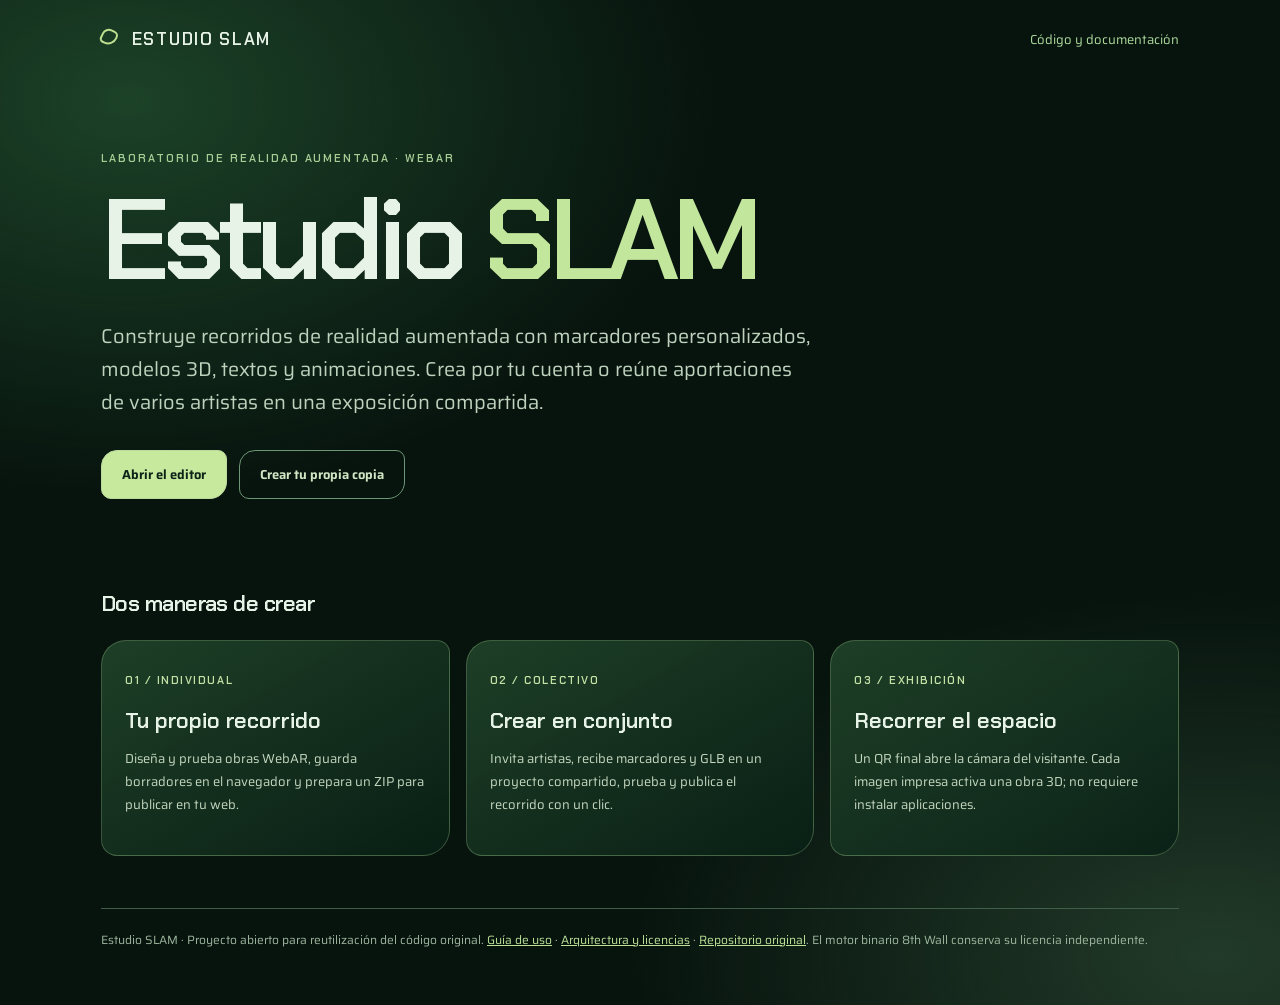
<file: index.html>
<!doctype html>
<html lang="es">
<head>
<meta charset="utf-8">
<meta name="viewport" content="width=device-width,initial-scale=1">
<meta name="theme-color" content="#0b1c15">
<title>Estudio SLAM · Recorridos WebAR</title>
<link rel="preconnect" href="https://fonts.googleapis.com">
<link rel="preconnect" href="https://fonts.gstatic.com" crossorigin>
<link href="https://fonts.googleapis.com/css2?family=Chakra+Petch:wght@400;500;600;700&family=Saira:wght@400;500;600&display=swap" rel="stylesheet">
<style>
:root{font-family:"Saira",system-ui,sans-serif;color:#e8f3e7;background:#07140e}
*{box-sizing:border-box}
body{min-height:100vh;margin:0;background:radial-gradient(ellipse 70% 60% at 10% 10%,#1c4228 0%,transparent 65%),radial-gradient(ellipse 70% 55% at 95% 95%,#223a29 0%,transparent 65%),#07140e}
.wrap{max-width:1130px;margin:auto;padding:28px 26px 55px}
nav{display:flex;justify-content:space-between;align-items:center;gap:20px;flex-wrap:wrap}
nav a{color:#addb9d;text-decoration:none;font-size:13px}
.brand{font:600 17px "Chakra Petch",sans-serif;letter-spacing:.1em}
.brand i{display:inline-block;width:16px;height:16px;border:2px solid #bedf8f;border-radius:47% 32% 61% 26%;transform:rotate(25deg);margin-right:9px}
.hero{padding:90px 0 52px;max-width:870px}
.eyebrow{font:600 11px "Chakra Petch",sans-serif;text-transform:uppercase;letter-spacing:.18em;color:#a7cd95}
h1{font:600 clamp(52px,9vw,116px)/.95 "Chakra Petch",sans-serif;letter-spacing:-.06em;margin:20px 0 26px}
h1 em{color:#c3e69d;font-style:normal}
.lead{font-size:clamp(15px,2.4vw,20px);line-height:1.65;color:#bed2bd;max-width:710px}
.actions{display:flex;flex-wrap:wrap;gap:12px;margin:31px 0}
.action{display:inline-block;text-decoration:none;border:1px solid #bedb9e;border-radius:16px 9px 17px 10px;padding:13px 20px;font-size:13px;font-weight:650;color:#0c2418;background:#c6e99e}
.action.secondary{background:transparent;color:#d1e7c4;border-color:#6d9674}
.section-head{font:600 22px "Chakra Petch",sans-serif;letter-spacing:-.025em;margin:7px 0 22px}
.grid{display:grid;grid-template-columns:repeat(3,minmax(0,1fr));gap:16px}
.card{padding:25px 23px;background:linear-gradient(150deg,rgba(38,77,47,.76),rgba(9,32,22,.88));border:1px solid rgba(175,218,152,.29);border-radius:25px 13px 27px 16px;min-height:210px}
.card small{font:600 11px "Chakra Petch",sans-serif;letter-spacing:.14em;color:#c4e1a5}
h2{font:600 22px "Chakra Petch",sans-serif;margin:15px 0 10px}
.card p{font-size:13px;line-height:1.75;color:#c5d8c1}
a:focus-visible{outline:2px solid #d0faad;outline-offset:4px}
.foot{border-top:1px solid #405e48;margin-top:52px;padding-top:20px;color:#9eb69e;font-size:12px;line-height:1.8}
.foot a{color:#bce298}
@media(max-width:790px){.grid{grid-template-columns:1fr}.hero{padding:65px 0 35px}.wrap{padding:20px 18px 35px}.card{min-height:0}}
</style>
</head>
<body>
<div class="wrap">
<nav><div class="brand"><i aria-hidden="true"></i> ESTUDIO SLAM</div><a href="./README.md">Código y documentación</a></nav>
<main>
<section class="hero">
<p class="eyebrow">LABORATORIO DE REALIDAD AUMENTADA · WEBAR</p>
<h1>Estudio <em>SLAM</em></h1>
<p class="lead">Construye recorridos de realidad aumentada con marcadores personalizados, modelos 3D, textos y animaciones. Crea por tu cuenta o reúne aportaciones de varios artistas en una exposición compartida.</p>
<div class="actions">
  <a class="action" href="./estudio.html">Abrir el editor</a>
  <a class="action secondary" href="./docs/INSTALACION-PASO-A-PASO.md">Crear tu propia copia</a>
</div>
</section>
<h2 class="section-head">Dos maneras de crear</h2>
<div class="grid">
  <article class="card"><small>01 / INDIVIDUAL</small><h2>Tu propio recorrido</h2><p>Diseña y prueba obras WebAR, guarda borradores en el navegador y prepara un ZIP para publicar en tu web.</p></article>
  <article class="card"><small>02 / COLECTIVO</small><h2>Crear en conjunto</h2><p>Invita artistas, recibe marcadores y GLB en un proyecto compartido, prueba y publica el recorrido con un clic.</p></article>
  <article class="card"><small>03 / EXHIBICIÓN</small><h2>Recorrer el espacio</h2><p>Un QR final abre la cámara del visitante. Cada imagen impresa activa una obra 3D; no requiere instalar aplicaciones.</p></article>
</div>
</main>
<footer class="foot">Estudio SLAM · Proyecto abierto para reutilización del código original.
<a href="./docs/USO-DEL-ESTUDIO.md">Guía de uso</a> ·
<a href="./docs/ARQUITECTURA.md">Arquitectura y licencias</a> ·
<a href="https://github.com/angelv-salazar/webAR-SLAM-Lab">Repositorio original</a>.
El motor binario 8th Wall conserva su licencia independiente.</footer>
</div>
</body>
</html>
</file>
